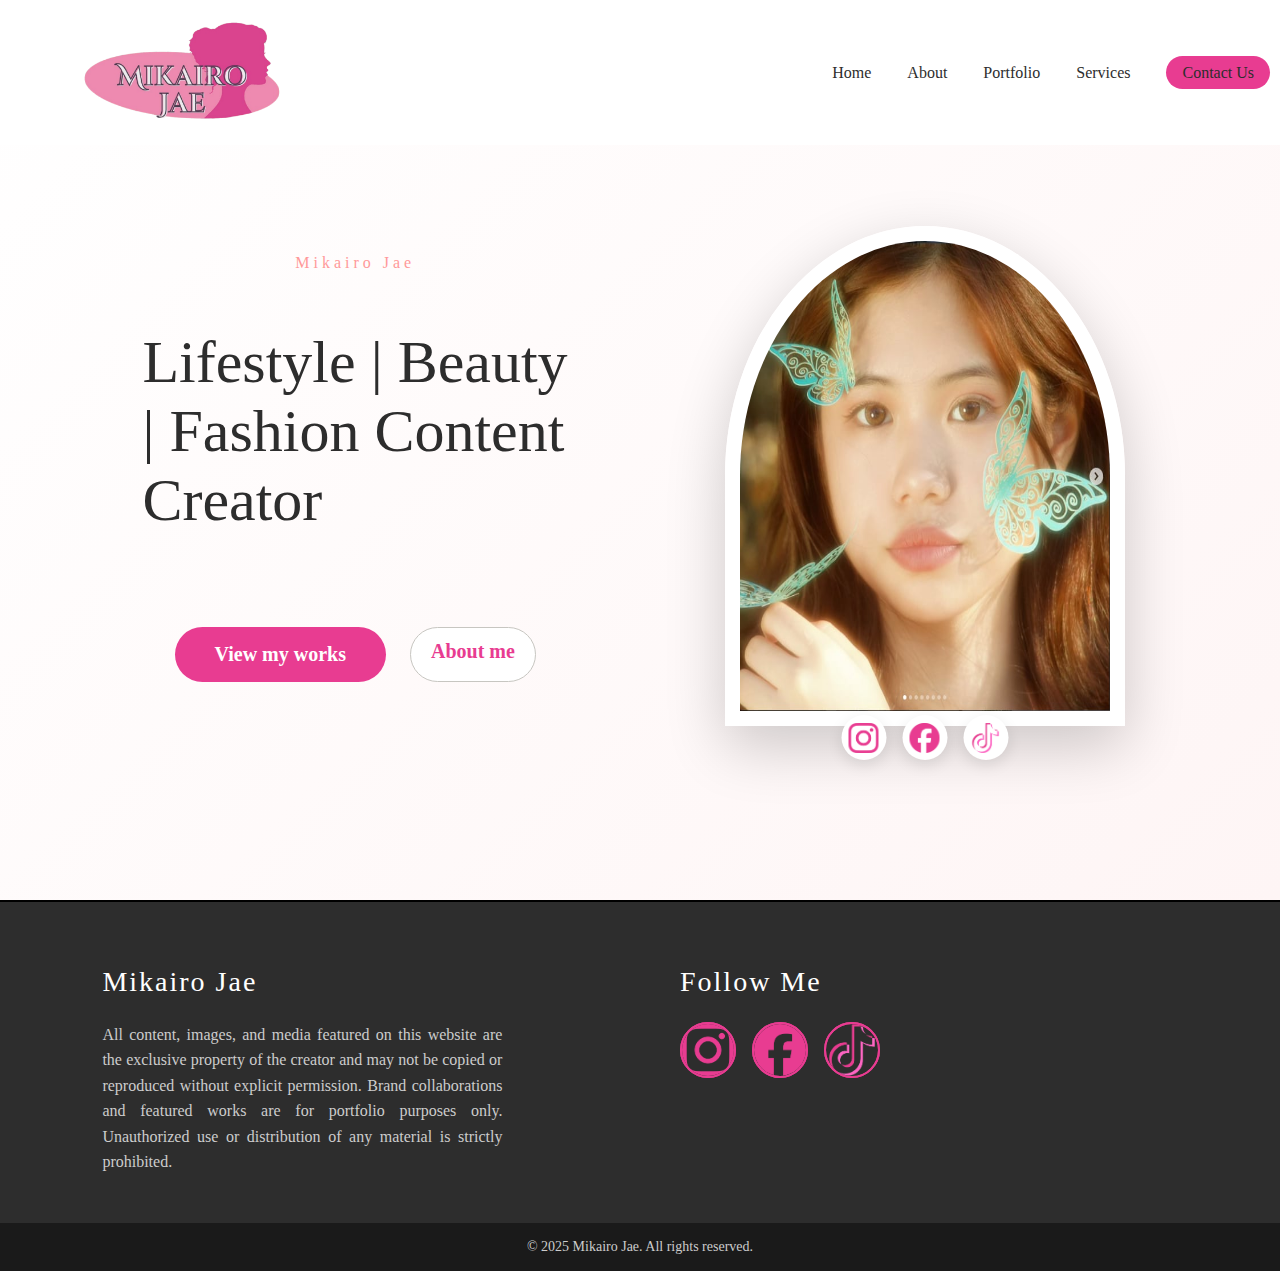
<file: index.html>
<!DOCTYPE html>
<html lang="en">
<head>
    <meta charset="UTF-8">
    <meta name="viewport" content="width=device-width, initial-scale=1.0">
    <title> Portfolio for Content Creator & Influencer</title>
    <link rel="stylesheet" href="index.css">
</head>
<body>
    <!-- Navigation -->
    <nav class="navbar">
        <div class="container">
            <a class="logo" href="index.html"> <img src="img/logo.png" class="logo"> </a>
            <ul class="nav-links">
                <li><a href="index.html">Home</a></li>
                <li><a href="about.html">About</a></li>
                <li><a href="portfolio.html">Portfolio </a></li>
                 <li><a href="services.html">Services</a></li>
                <li><a href="contact.html" class="contactbtn">Contact Us</a></li>
            </ul>
        </div>
    </nav>

    <!-- Section for Welcome and text below -->
    <section class="welcome">
        <div class="welcome-content">
            <h1>Mikairo Jae</h1>
            <h2>Lifestyle | Beauty | Fashion Content Creator </h2>
            
            <div class="welcome-buttons">
            <a class="btn1" href="portfolio.html">View my works</a>
            <a class="btn2" href="about.html">About me</a>
            </div>
        </div>
        <div class="welcome-image">
            <div>
                <img src="img/kaye.jpg" alt="Main Image" class="welcome-image-main">
                 <div class="social-links">
                <a href="https://www.instagram.com/lalalalahlup/" class="social-links-welcome" target="_blank">
                <img src="socmedicons/ig.png" alt="IG" class="social-links-icons">
                </a>
                <a href="https://www.facebook.com/ukiyobishass" class="social-links-welcome" target="_blank">
                <img src="socmedicons/fb.png" alt="FB" class="social-links-icons">
                </a>
                <a href="https://www.tiktok.com/@lakulayelahyerin?lang=en" class="social-links-welcome" target="_blank">
                <img src="socmedicons/tt.png" alt="TT" class="social-links-icons">
                </a>
        </div>

    </section>
    <hr></hr>

       <!-- Footer -->
    <footer class="footer">
            <div class="footer-container"> 
                <h1>Mikairo Jae</h1>
                <p>All content, images, and media featured on this website are the exclusive property of the creator and may not be copied or reproduced without explicit permission. Brand collaborations and featured works are for portfolio purposes only. Unauthorized use or distribution of any material is strictly prohibited.</p>
            </div>

            <div class="footer-container">
                <h1> Follow Me</h1>
                <div class="footer-socmed-grid">
                    <div class="footer-soc-card">
                    <a href="https://www.instagram.com/lalalalahlup/" class="footer-social-icon" target="_blank">
                    <img src="socmedicons/ig.png" alt="IG" class="footer-social-icon">
                    </a>
                    </div>
                    <div class="footer-soc-card">
                    <a href="https://www.facebook.com/ukiyobishass" class="footer-social-icon" target="_blank">
                    <img src="socmedicons/fb.png" alt="FB" class="footer-social-icon">
                    </a>
                    </div>
                    <div class="footer-soc-card">
                    <a href="https://www.tiktok.com/@lakulayelahyerin?lang=en" class="footer-social-icon" target="_blank">
                    <img src="socmedicons/tt.png" alt="TT" class="footer-social-icon">
                    </a>
                    </div>
                </div>
            </div>
    </footer>
    <div class="footer-bottom">
        <p>&copy; 2025 Mikairo Jae. All rights reserved.</p>
    </div>
</body>
</html>
</file>
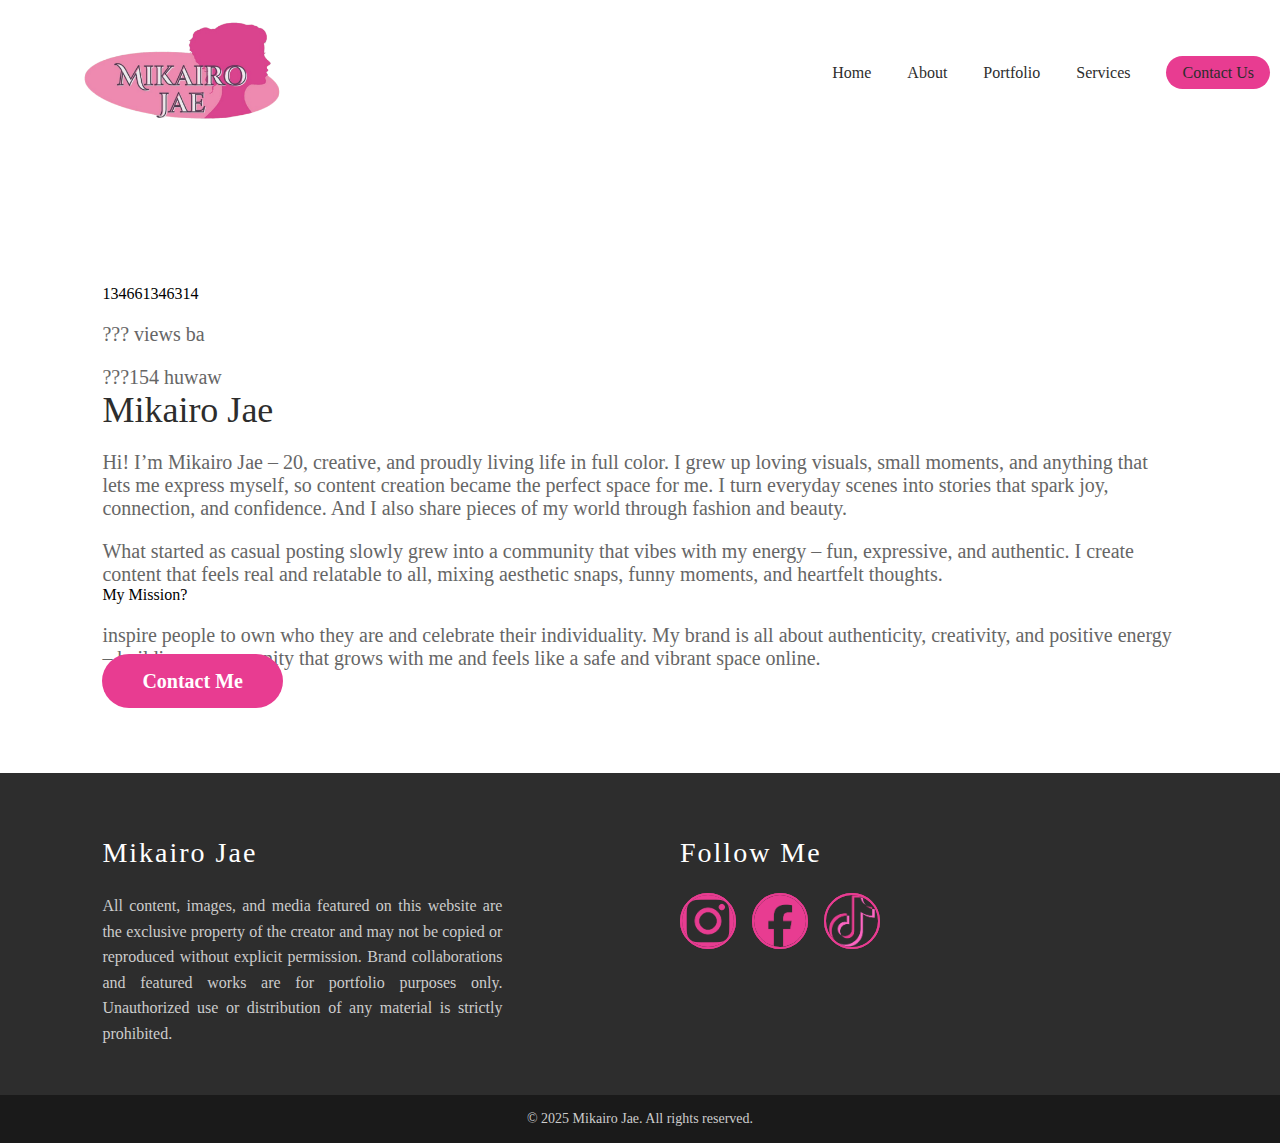
<file: about.html>
<!DOCTYPE html>
<html lang="en">
<head>
    <meta charset="UTF-8">
    <meta name="viewport" content="width=device-width, initial-scale=1.0">
    <title> Portfolio for Content Creator & Influencer</title>
    <link rel="stylesheet" href="influencer.css">
</head>
<body>
    <!-- Navigation -->
    <nav class="navbar">
        <div class="container">
            <a class="logo" href="index.html"> <img src="img/logo.png" class="logo"> </a>
            <ul class="nav-links">
               <li><a href="index.html">Home</a></li>
               <li><a href="about.html">About</a></li>
                <li><a href="portfolio.html">Portfolio </a></li>
                 <li><a href="services.html">Services</a></li>
                <li><a href="contact.html" class="contactbtn">Contact Us</a></li>
            </ul>
        </div>
    </nav>

    <!-- Section for portolio and text below -->
    <section class="about">
        <div class="about-cont">
            <h2>About the influencer</h2>
            <p>[enter about us, lorem ipsum]</p>
        </div>
    </section>
<!-- ABOUT NA KAGAY LANG NUNG EXAMPLE-->
 <section> 
    <div class="about-section">
        <div class="about-image">
            <div class="about-stats">
                <div class="about-stats-number">134661346314</div>
                <div class="section-subtitle">??? views ba</div>
                <div class="section-subtitle"> ???154 huwaw</div>
            </div>
        </div>
        <div class="about-content">
            <h2 class="section-title">Mikairo Jae</h2>
            <p class="section-subtitle">Hi! I’m Mikairo Jae – 20, creative, and proudly living life in full color.  
I grew up loving visuals, small moments, and anything that lets me express myself, so content creation became the perfect space for me. I turn everyday scenes into stories that spark joy, connection, and confidence. And I also share pieces of my world through fashion and beauty.</p>
            <p class="section-subtitle">What started as casual posting slowly grew into a community that vibes with my energy – fun, expressive, and authentic. I create content that feels real and relatable to all, mixing aesthetic snaps, funny moments, and heartfelt thoughts. </p>
            <p class="mission"> My Mission? </p>
            <p class="section-subtitle"> inspire people to own who they are and celebrate their individuality. My brand is all about authenticity, creativity, and positive energy – building a community that grows with me and feels like a safe and vibrant space online.</p>
                <a href="contact.html" class="btn1">Contact Me</a>
        </div>
    </div>


 </section>
       <!-- Footer -->
    <footer class="footer">
            <div class="footer-container"> 
                <h1>Mikairo Jae</h1>
                <p>All content, images, and media featured on this website are the exclusive property of the creator and may not be copied or reproduced without explicit permission. Brand collaborations and featured works are for portfolio purposes only. Unauthorized use or distribution of any material is strictly prohibited.</p>
            </div>

            <div class="footer-container">
                <h1> Follow Me</h1>
                <div class="footer-socmed-grid">
                    <div class="footer-soc-card">
                    <a href="https://www.instagram.com/lalalalahlup/" class="footer-social-icon" target="_blank">
                    <img src="socmedicons/ig.png" alt="IG" class="footer-social-icon">
                    </a>
                    </div>
                    <div class="footer-soc-card">
                    <a href="https://www.facebook.com/ukiyobishass" class="footer-social-icon" target="_blank">
                    <img src="socmedicons/fb.png" alt="FB" class="footer-social-icon">
                    </a>
                    </div>
                    <div class="footer-soc-card">
                    <a href="https://www.tiktok.com/@lakulayelahyerin?lang=en" class="footer-social-icon" target="_blank">
                    <img src="socmedicons/tt.png" alt="TT" class="footer-social-icon">
                    </a>
                    </div>
                </div>
            </div>
    </footer>
    <div class="footer-bottom">
        <p>&copy; 2025 Mikairo Jae. All rights reserved.</p>
    </div>
</body>
</html>
</file>
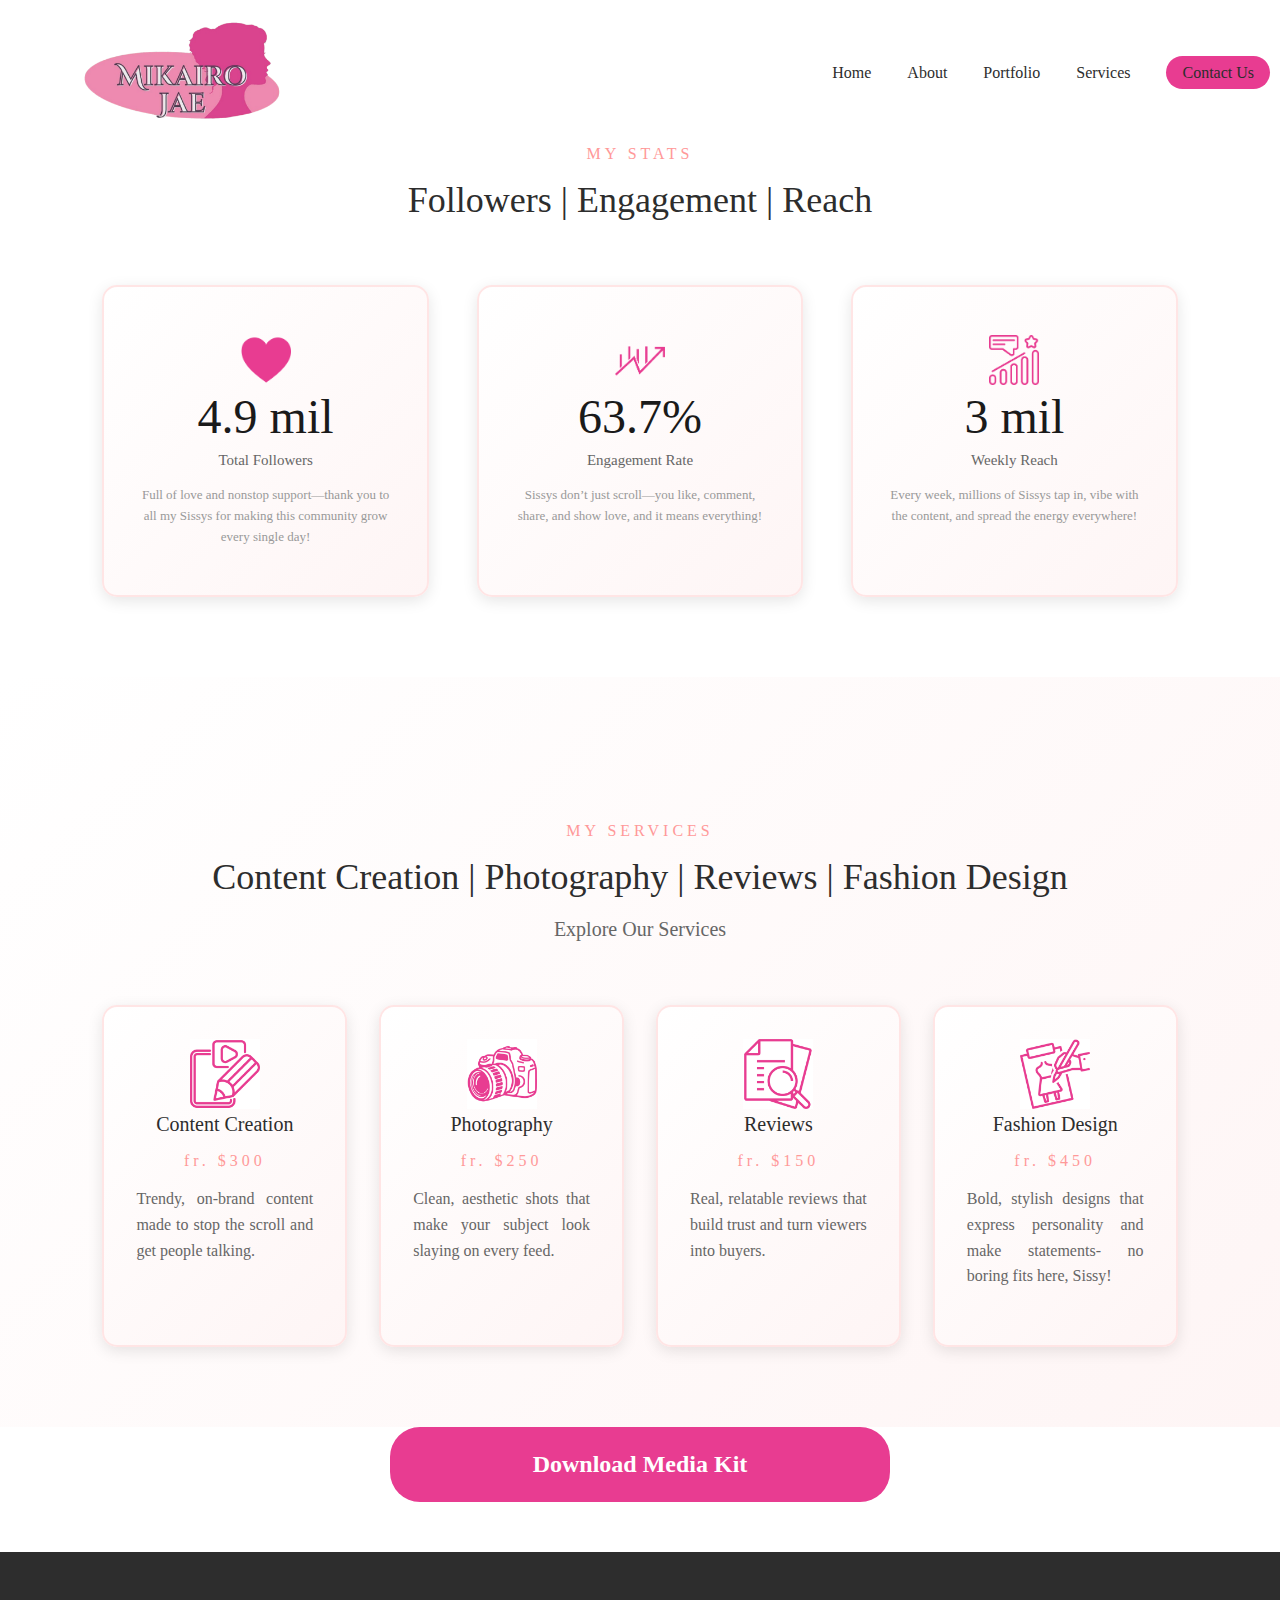
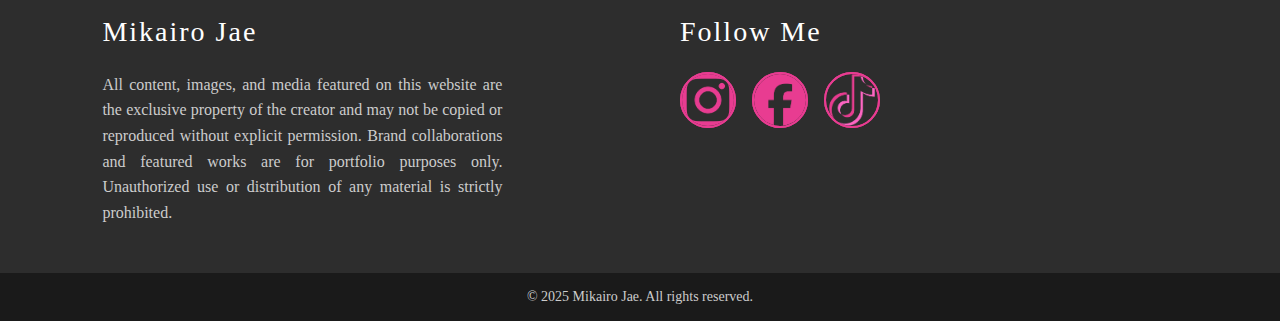
<file: services.html>
<!DOCTYPE html>
<html lang="en">
<head>
    <meta charset="UTF-8">
    <meta name="viewport" content="width=device-width, initial-scale="1.0">
    <title> Portfolio for Content Creator & Influencer</title>
    <link rel="stylesheet" href="influencer.css">
</head>
<body>
    <!-- Navigation -->
    <nav class="navbar">
        <div class="container">
             <a class="logo" href="index.html"> <img src="img/logo.png" class="logo"> </a>
            <ul class="nav-links">
                <li><a href="index.html">Home</a></li>
                <li><a href="about.html">About</a></li>
                <li><a href="portfolio.html">Portfolio </a></li>
                 <li><a href="services.html">Services</a></li>
                <li><a href="contact.html" class="contactbtn">Contact Us</a></li>
            </ul>
        </div>
    </nav>
    <!-- STATS??? for followers ba to? --> <!-- yes po-->
  <section class="stats-section">
        <div class="section-header">
            <div class="section-tag"> MY STATS</div>
                <h2 class="section-title"> Followers | Engagement | Reach</h2>
            </div>
        <div class="stats-grid">
            <div class="stats-card">
            <div><img src="img/flw.png" alt="flw" class="stat-icon"></div>
            <div class="stat-number">4.9 mil</div>
            <div class="stat-label"> Total Followers</div>
            <div class="stat-description"> Full of love and nonstop support—thank you to all my Sissys for making this community grow every single day!</div>
        </div>
            <div class="stats-card">
            <div><img src="img/eng.png" alt="eng" class="stat-icon"></div>
            <div class="stat-number">63.7% </div>
            <div class="stat-label"> Engagement Rate</div>
            <div class="stat-description"> Sissys don’t just scroll—you like, comment, share, and show love, and it means everything!</div>
            </div>
            <div class="stats-card">
            <div><img src="img/rea.png" alt="rea" class="stat-icon"></div>
            <div class="stat-number">3 mil</div>
            <div class="stat-label"> Weekly Reach</div>
            <div class="stat-description"> Every week, millions of Sissys tap in, vibe with the content, and spread the energy everywhere!</div>
            </div>
        </div>
    </section>
    <!-- may pa shop pa eh no ito na try natin-->
    <section class="service-section">
        <div class="section-header">
            <div class="section-tag"> MY SERVICES</div>
            <h2 class="section-title"> Content Creation | Photography | Reviews | Fashion Design</h2>
            <p class="section-subtitle"> Explore Our Services </p>
        </div>  
        <div class="service-grid">
         <div class="service-card">
            <div class="service-content">
                 <div><img src="img/content.png" alt="content" class="service-icon"></div>
                <h2 class="service-title">Content Creation</h2>
                <div class="section-tag">fr. $300</div>
            <p class="service-description">Trendy, on-brand content made to stop the scroll and get people talking.
</p>
         </div>
        </div> 
        <div class="service-card">
            <div class="service-content">
                <div><img src="img/photography.png" alt="content" class="service-icon"></div>
             <h2 class="service-title">Photography</h2>
                <div class="section-tag">fr. $250</div>
            <p class="service-description">Clean, aesthetic shots that make your subject look slaying on every feed.</p>
         </div>
        </div> 
        <div class="service-card">
            <div class="service-content">
                <div><img src="img/review.png" alt="content" class="service-icon"></div>
           <h2 class="service-title">Reviews</h2>
                <div class="section-tag">fr. $150</div>
            <p class="service-description">Real, relatable reviews that build trust and turn viewers into buyers.</p>
         </div>
        </div> 
        <div class="service-card">
            <div class="service-content">
                <div><img src="img/fashiondesign.png" alt="content" class="service-icon"></div>
           <h2 class="service-title">Fashion Design</h2>
                <div class="section-tag">fr. $450</div>
            <p class="service-description">Bold, stylish designs that express personality and make statements- no boring fits here, Sissy!</p>

         </div>
        </div> 
        
        </section>
        <div> <a href="mediakit.pdf" class="service-btn" target="_blank">Download Media Kit</a></div>
         




        <!-- Footer -->
    <footer class="footer">
            <div class="footer-container"> 
                <h1>Mikairo Jae</h1>
                <p>All content, images, and media featured on this website are the exclusive property of the creator and may not be copied or reproduced without explicit permission. Brand collaborations and featured works are for portfolio purposes only. Unauthorized use or distribution of any material is strictly prohibited. </p>
            </div>

            <div class="footer-container">
                <h1> Follow Me</h1>
                <div class="footer-socmed-grid">
                    <div class="footer-soc-card">
                    <a href="https://www.instagram.com/lalalalahlup/" class="footer-social-icon" target="_blank">
                    <img src="socmedicons/ig.png" alt="IG" class="footer-social-icon">
                    </a>
                    </div>
                    <div class="footer-soc-card">
                    <a href="https://www.facebook.com/ukiyobishass" class="footer-social-icon" target="_blank">
                    <img src="socmedicons/fb.png" alt="FB" class="footer-social-icon">
                    </a>
                    </div>
                    <div class="footer-soc-card">
                    <a href="https://www.tiktok.com/@lakulayelahyerin?lang=en" class="footer-social-icon" target="_blank">
                    <img src="socmedicons/tt.png" alt="TT" class="footer-social-icon">
                    </a>
                    </div>
                </div>
            </div>
    </footer>
    <div class="footer-bottom">
        <p>&copy; 2025 Mikairo Jae. All rights reserved.</p>
    </div>
</body>
</html>
</file>
<file: influencer.css>
* {
    margin: 0;
    padding: 0;
    box-sizing: border-box;
}
hr
{
    border: none;
    height: 1.5px;
    background-color: black;
}

body {
    font-family: 'Georgia', 'Times New Roman', sans-serif;
}

.navbar {
    position: fixed;
    float: right;
    width: 100%;
    background: white;
    color: white;
    padding: 20px 10px;
    z-index: 1;    
}

.navbar .container {
    display: flex; /* it arranges the items in navbar and container to adapt to different screens */
    justify-content: space-between; /* space between logo and nav links, makes it so the content within nav links will occupy the space that logo did not take starting from the left */
    align-items: center;
}

.logo {
    width: 200px;
    height: auto;
    margin-left: 36px;
}

.nav-links {
    display: flex; 
    list-style: none;
    gap: 36px;
    align-items: center;
}

.nav-links a {
    color: #2d2d2d;
    text-decoration: none;
    font-size: 16px;
    transition: color 0.3s;
    font-weight: 400;
}
.nav-links a:hover {
    color: #e83c91;
}
.contactbtn {
    background: #e83c91;
    color: white    ;
    padding: 8px 16px;
    border-radius: 25px;
    font-weight: bold;
    transition: ease 0.3s;
   
}

.contactbtn:hover {
    background: black;
    transform: scale(1.1);
    font-size: 18px;
}



/* welcome Section */
.welcome {
    display: grid;
    grid-template-columns: repeat(2, 1fr);
    min-height: 100vh;
    padding: 120px 8% 64px;
    align-items: center;
    gap: 64px;
    background: linear-gradient(135deg, #fff 0%, #fef5f5 100%);
    
}

.welcome-content h1 {
    font-size: 16px;
    font-weight: 400;
    margin-bottom: 16px;
    color:#ff9999;
    letter-spacing: 4px;
}

.welcome-content h2 {
    padding: 20px 40px;
    font-size:60px;
    color:#2d2d2d;
    margin-bottom: 32px;
    font-weight:400;
}
.welcome-content p {
    font-size: 24px;
    margin-bottom: 40px;
    color: #666;
    text-align: justify;

}
.welcome-content {
    display: flex;
    justify-content: center;
    align-items: center;
    gap: 20px;
    flex-wrap: wrap; /* allows wrapping only when needed on small screens */
}

/* for view my work button, kahit pala comment may autolagay */

.welcome-buttons {
display: flex;
gap:24px;
}

.btn1 {
    background: #e83c91;
    color: white;
    padding: 16px 40px;
    text-decoration: none;
    border-radius: 30px;
    font-weight: bold;
    font-size: 20px;
    margin-top: 20px;   
    margin-bottom: 20px;
    text-align: center;
    transition: all 0.3s;
}


/* for about me button */
.btn2 {

    border: #c7c6c1 1px solid;
    background: white;
    color: #e83c91;
    padding: 12px 20px;
    text-decoration: none;
    border-radius: 30px;
    font-weight: bold;
    font-size: 20px;
    margin-top: 20px;   
    margin-bottom: 20px;
    text-align: center;
    transition: all 0.3s;
}

.btn1:hover {
    background: black;
    transform: scale(1.05);
    font-size: 22px;
}

.btn2:hover {
    background: #e83c91;
    color: white;
    transform: scale(1.05);
    font-size: 22px;
}

.welcome-image {
    position: relative;
    display: flex;
    justify-content: center;
    align-items: center;
}
.welcome-image-main {
    width: 400px;
    height: 500px;
    background:linear-gradient(135deg, #ffcccc, #ff9999);
    border-radius: 50% 50% 0 0;
    box-shadow: 0 20px 60px rgba(0, 0, 0, 0.2);
    position: relative;
    border: 15px solid white;
}
.social-links {
    position: absolute;
    bottom: -30px;
    display: flex;
    gap: 16px;
    left: 50%;
    transform: translateX(-50%);
}
.social-links-welcome {
    width: 45px;
    height: 45px;
    border-radius: 50%;
    background: white;
    display: flex;
    align-items: center;
    justify-content: center;
    text-decoration: none;
    color:#2d2d2d;
    transition: all 0.3s;
    box-shadow: 0 5px 15px rgba(0, 0, 0, 0.1);
    font-size: 12px;
}
.social-links-icons {
    width: 30px;
    height: 30px;
    align-items:center;
}
.social-links-welcome:hover {
    background: white;
    transform: scale(1.1);
}

/* contacts section (SOCMED)*/
.team-grid {
    display: grid;
    grid-template-columns: repeat(4, 2fr);
    gap: 32px; 
    margin-top: 48px;
    max-width: 1100px;
    margin-left: auto;
    margin-right: auto; 
}


.team-brand-card:nth-child(1) {
    grid-column: 1;
    grid-row: 2;
}

.team-brand-card:nth-child(2) {
    grid-column: 2;
    grid-row: 2;
}

.team-brand-card:nth-child(4) {
    grid-column: 3;
    grid-row: 2;
}

.team-brand-card:nth-child(5) {
    grid-column: 4;
    grid-row: 2;
}
.team-brand-card {
    text-align: center;
    transition: transform 0.3s;
    position: relative;
}

.team-brand-card:hover {
    transform: translateY(-10px);
}

.team-main {
    grid-column: 2 / 4;
    grid-row: 1;
}

.team-brand-card:nth-child(1) {
    grid-column: 1;
    grid-row: 2;
}

.team-brand-card:nth-child(2) {
    grid-column: 2;
    grid-row: 2;
}

.team-brand-card:nth-child(4) {
    grid-column: 3;
    grid-row: 2;
}

.team-brand-card:nth-child(5) {
    grid-column: 4;
    grid-row: 2;
}

.team-brand-image {
    width: 100%;
    aspect-ratio: 1;
    background: linear-gradient(135deg, #ffcccc, #ff9999);
    border-radius: 15px;
    margin-bottom: 20px;
    border: 3px solid #ffe5e5;
    transition: all 0.3s;
    position: relative;
    overflow: hidden;
}

.team-brand-image-main {
    border: 4px solid #e83c91;
    box-shadow: 0 20px 60px rgba(255, 153, 153, 0.3);
}

.team-brand-card:hover .team-image {
    border-color:  #e83c91;
    box-shadow: 0 15px 40px rgba(255, 153, 153, 0.2);
}

.team-social {
    position: absolute;
    bottom: 0;
    left: 0;
    right: 0;
    background: rgba(255, 255, 255, 0.95);
    padding: 12px;
    display: flex;
    justify-content: center;
    gap: 12px;
    transform: translateY(100%);
    transition: transform 0.3s;
}

.team-brand-card:hover .team-social {
    transform: translateY(0);
}

.team-social-icon {
    width: 40px;
    height: 40px;
    border-radius: 50%;
    background: #fef5f5;
    border: 2px solid  #e83c91; 
    display: flex;
    align-items: center;
    justify-content: center;
    color: #1a1a1a;
    text-decoration: none;
    font-size: 11px;
    transition: all 0.3s;
}
.team-social-icon:hover {
    background:  #2d2d2d;
    color: white;
    transform: scale(1.1);
}

.team-brand-info {
    padding: 0 12px;
}
.team-brand-name {
    font-size: 20px;
    color: #2d2d2d;
    margin-bottom: 8px;
  font-weight: 400;
}
.team-brand-main .team-brand-name {
    font-size: 24px;
    color: #e83c91;
}
.team-brand-role {
 color: #666;
    font-size: 14px;
    letter-spacing: 1px;
}

.team-brand-main .team-brand-role {
    color:  #e83c91;
    font-weight: 500;
}
/* contact section (EMAIL)*/
.contact-email-section {
    background:#fef5f5;
    text-align:center;
}
.contact-email-form{
    max-width:700px;
    margin: 48px auto 0;
    background:white;
    padding: 64px;
    border-radius: 20px;
    border: 2px solid #ffe5e5; 
}
.contact-info{
    margin: 32px 0;
}

.contact-label{
    color: #e83c91;
    font-size:14px;
    letter-spacing: 2px;
    margin-bottom: 8px;
}
.contact-email{
    font-size:20px;
    color:#2d2d2d
}
.contact-email a{
    color:#2d2d2d;
    text-decoration:none;
    transition: color 0.3s;
}
.contact-email a:hover{
    color:#e83c91;
}
/* Section Styling (ito para same same lagi style 
 nagiging header and such pag new section na) */
section{
    padding: 80px 8%;
    max-width: 1400px;
    margin: 0 auto;
}

.section-header {
    text-align: center;
    margin-bottom: 64px;
}
.section-tag {
    font-size: 16px;
    font-weight: 400;
    color: #ff9999;
    letter-spacing: 4px;
    margin-bottom: 16px;
}
.section-title {
    font-size: 36px;
    color: #2d2d2d;
    font-weight: 400;
}

.section-subtitle {
    font-size: 20px;
    color: #666;
    margin-top: 20px;
    justify-content: center;
}
/* optional: force stacking on very small screens */
@media (max-width: 420px) {
    .welcome-content {
        flex-direction: column;
        gap: 12px;
    }
    .btn1, .btn2 {
        width: 100%;
        max-width: none;
    }
}

/* Portfolio Section Styling */
/* portfolio section ito yung like baba*/
.portfolio-grid {
    display: grid;
    grid-template-columns: repeat(3, 1fr);
    gap: 32px;
    margin-top: 48px;
}
.portfolio-cont {
    margin-top: 60px
}
.portfolio-card {
    background: white;
    border-radius: 15px;
    overflow: hidden;
    box-shadow: 0 4px 15px rgba(0, 0, 0, 0.1);
    border:2px solid #e83c91;
    transition: all 0.3s;
}
.portfolio-card:hover {
    transform: translateY(-10px);
    box-shadow: 0 8px 20px rgba(0, 0, 0, 0.2);
}
.portfolio-image {
    width: 100%;
    height: 200px;
    background: linear-gradient(135deg, #ffcccc 0%, #ff9999 100%);
}
.portfolio-content {
    padding: 24px;
    text-align: center;
}
.portfolio-category {
    font-size: 14px;
    color: #e83c91;
    margin-bottom: 8px;
    letter-spacing: 2px;
}
.portfolio-title {
    font-size: 20px;
    color: #2d2d2d;
    margin-bottom: 16px;
    font-weight: 500;
}
.portfolio-description {
    font-size: 16px;
    color: #666;
    margin-bottom: 16px;
    line-height: 1.6;
   text-align: justify;
}
/* portfolio part 2*/

.media-grid {
    display: grid;
    grid-template-columns: repeat(4, 1fr);
    gap: 32px;
    margin-top: 48px;
}
.media-card {
    max-height: 400px;
    background: white;
    border-radius: 15px;
    overflow: hidden;
    box-shadow: 0 4px 15px rgba(0, 0, 0, 0.1);
    border:2px solid #e83c91;
    transition: all 0.3s;
}
.media-card:hover {
    transform: translateY(-10px);
    box-shadow: 0 8px 20px rgba(0, 0, 0, 0.2);
}
.media-image {
    width: 100%;
    height: 275px;
    background: linear-gradient(135deg, #ffcccc 0%, #ff9999 100%);
}
.media-content {
    padding: 24px;
    text-align: center;
}
.media-category {
    font-size: 14px;
    color: #e83c91;
    margin-bottom: 8px;
    letter-spacing: 2px;
}
.media-title {
    font-size: 20px;
    color: #2d2d2d;
    margin-bottom: 16px;
    font-weight: 500;
}
.media-description {
    font-size: 16px;
    color: #666;
    margin-bottom: 16px;
    line-height: 1.6;
   text-align: justify;
}
/*portfolio part 3 Featured*/
.featured-grid {
    display: grid;
    grid-template-columns: repeat(3, 1fr);
    gap: 32px;
    margin-top: 48px;
}
.featured-cont {
    margin-top: 60px
}
.featured-card {
    background: white;
    border-radius: 15px;
    overflow: hidden;
    box-shadow: 0 4px 15px rgba(0, 0, 0, 0.1);
    border:2px solid #e83c91;
    transition: all 0.3s;
}
.featured-card:hover {
    transform: translateY(-10px);
    box-shadow: 0 8px 20px rgba(0, 0, 0, 0.2);
}
.featured-image {
    width: 100%;
    height: 200px;
    background: linear-gradient(135deg, #fff 0%, #ffe5e5 100%);
}
.featured-image:hover {
    background: #ff9999;
        box-shadow: 0 4px 15px rgba(0, 0, 0, 0.1);
}
.featured-content {
    padding: 24px;
    text-align: center;
}
.featured-category {
    font-size: 14px;
    color: #e83c91;
    margin-bottom: 8px;
    letter-spacing: 2px;
}
.featured-title {
    font-size: 20px;
    color: #2d2d2d;
    margin-bottom: 16px;
    font-weight: 500;
}
.featured-description {
    font-size: 16px;
    color: #666;
    margin-bottom: 16px;
    line-height: 1.6;
   text-align: justify;
}
/*brand section*/
.brand-grid {
    display: grid;
    grid-template-columns: repeat(3, 2fr);
    gap: 32px; 
    margin-top: 48px;
    max-width: 1100px;
    margin-left: auto;
    margin-right: auto; 
}
.brand-main {
    grid-column: 2;
    grid-row: 1;
}

.brand-card:hover {
    transform: translateY(-10px);
}

.brand-card:nth-child(1) {
    grid-column: 1;
    grid-row: 2;
}

.brand-card:nth-child(2) {
    grid-column: 2;
    grid-row: 2;
}

.brand-card:nth-child(4) {
    grid-column: 3;
    grid-row: 2;
}

.brand-card:nth-child(5) {
    grid-column: 4;
    grid-row: 2;
}

.brand-image {
    width: 100%;
    aspect-ratio: 1;
    background: linear-gradient(135deg, #ffcccc, #ff9999);
    border-radius: 15px;
    margin-bottom: 20px;
    border: 3px solid #ffe5e5;
    transition: all 0.3s;
    position: relative;
    overflow: hidden;
}

.brand-image-main {
    border: 4px solid #e83c91;
    box-shadow: 0 20px 60px rgba(255, 153, 153, 0.3);
}

.brand-card:hover .brand-image {
    border-color:  #e83c91;
    box-shadow: 0 15px 40px rgba(255, 153, 153, 0.2);
}

.brand-info {
    padding: 0 12px;
}
.brand-name {
    font-size: 20px;
    color: #2d2d2d;
    margin-bottom: 8px;
  font-weight: 400;
}
.brand-main .brand-name {
    font-size: 24px;
    color: #e83c91;
}
.brand-role {
 color: #666;
    font-size: 14px;
    letter-spacing: 1px;
}

.brand-main .brand-role {
    color:  #e83c91;
    font-weight: 500;
}

/*services section*/
.service-section {
    background: linear-gradient(135deg, #fff 0%, #fef5f5 100%);
    padding: 80px 8%;
    text-align: center;
}
.service-grid {
    display: grid;
    grid-template-columns: repeat(4, 1fr);
    gap: 32px;
    margin-top: 48px;
}
.service-card {
    background: linear-gradient(135deg, #fff 0%, #fef5f5 100%);
    border-radius: 15px;
    overflow: hidden;
    box-shadow: 0 4px 15px rgba(0, 0, 0, 0.1);
    border:2px solid #ffe5e5;
    transition: all 0.3s;
}
.service-card:hover {
    transform: translateY(-10px);
    box-shadow: 0 8px 20px rgba(0, 0, 0, 0.2);
}
.service-icon {
    width: 70px;
    height: 70px;
    align-items:center;
}
.service-content {
    padding: 32px;
    text-align: center;
}
.service-title {
    font-size: 20px;
    color: #2d2d2d;
    margin-bottom: 16px;
    font-weight: 500;
}
.service-tag {
    position: absolute;
    top: 16px;
    left: 16px;
    background: #e83c91;
    color: white;
    padding: 8px 12px;
    border-radius: 15px;
    font-size: 14px;
    letter-spacing: 2px;
}
.service-description {
    font-size: 16px;
    color: #666;
    margin-bottom: 24px;
    text-align: justify;
    justify-content: center;
    line-height: 1.6;
}
.service-btn{
    display: flex;  
    background: #e83c91;
    color: white;
    padding: 24px 24px;
    text-decoration: none;
    border-radius: 30px;
    font-weight: bold;
    font-size: 24px;
    transition: all 0.3s;
    text-align: center;
    justify-content:center;
  max-width: 500px;
    margin: auto;
    margin-bottom: 50px;
}
.service-btn:hover {
    background: black;
    transform: scale(1.1);
    font-size: 30px;
}
/*ito yung nasa taas*/
.portfolio {
    background: linear-gradient(135deg, #fff 0%, #fef5f5 100%); /* linear gradient is used for the smooth transition of colors, degree is the direction with the current angle set to 135degrees close to the bottom but not in the very bottom */
    color: #333;
    padding: 120px 20px;
    text-align: center;
}

.portfolio-cont h2 {
    font-size: 40px;
    margin-bottom: 25px;
}

.portfolio-cont p {
    font-size: 20px;
    margin-bottom: 25px;
}
/*STATS SECTION*/
.stats-section {
    background: white;
    padding: 80px 8%;
    text-align: center;
}
.stats-grid {
    display: grid;
    grid-template-columns: repeat(3, 1fr);
    gap:48px;
}
.stats-card {
    background: linear-gradient(135deg, #fff 0%, #fef5f5 100%);
    padding: 48px 32px;
    border-radius: 15px;
    text-align: center;
    border: 2px solid #ffe5e5;
    transition: all 0.3s;   
    box-shadow: 0 4px 15px rgba(0, 0, 0, 0.1);
}
.stats-card:hover {
    transform: translateY(-10px);
    box-shadow: 0 8px 20px rgba(0, 0, 0, 0.2);
}
.stat-icon {
    width: 50px;
    height: 50px;
    align-items:center;
}
.stat-number{
    font-size: 48px;
    font-weight: 300;
    color: #1a1a1a;
    display: block;
    margin-bottom: 8px;
}
.stat-label {
    color:#666;
    font-size: 15px;
}
.stat-description {
    color: #999;
    font-size: 13px;
    margin-top: 16px;
    line-height: 1.6;
}


/*For contact me*/

.section-header {
    margin-top: 65px;
}

/* Footer */
.footer{
    background: #2d2d2d;
    color:white;
    padding: 64px 8% 48px;
    display: grid;
    grid-template-columns: 1fr 1fr;
    gap: 80px;
    align-items: start;
}
.footer-container h1 {
   font-size: 28px;
   font-weight: 300;
    letter-spacing: 2px;
    margin-bottom:24px;
}
.footer-container p {
    max-width:400px;
    font-size: 16px;
    line-height: 1.6;
    color: #ccc;
    text-align: justify;
}

.footer-socmed-grid{
    display:grid;
    grid-template-columns: repeat(4, 1fr);
    gap: 16px;
    max-width:200px;
}
.footer-social-icon
{
    width: 56px;
    height: 56px;
    border-radius: 50%;
    border: 2px solid #e83c91;
    display: flex;
    align-items: center;
    justify-content: center;
    color:white;
    transition: all 0.3s;
}
.footer-soc-card:hover .footer-social-icon{
    transform: scale(1.1);
    background: #fef5f5;
}

.footer-bottom{
    background: #1a1a1a;
    color: #ccc;
    text-align: center;
    padding: 16px 8%;
    font-size: 14px;
}
.social-links {
    display: flex;
    gap: 22px;
}

.social-links a {
    color: #667eea;
    text-decoration: none;
    transition: color 0.3s;
}

.social-links a:hover {
    color: white;
}




.welcome-content {
    display: flex;
    justify-content: center;
    align-items: center;
    gap: 20px;
    flex-wrap: wrap; /* allows wrapping only when needed on small screens */
}

/* Tablet Responsive */
@media (max-width: 1024px) {
    .team-grid {
        grid-template-columns: repeat(2, 1fr);
        gap: 24px;
    }

    .team-main {
        grid-column: 1 / 3;
        grid-row: 1;
    }

    .team-brand-card:nth-child(1) {
        grid-column: 1;
        grid-row: 2;
    }

    .team-brand-card:nth-child(2) {
        grid-column: 2;
        grid-row: 2;
    }

    .team-brand-card:nth-child(4) {
        grid-column: 1;
        grid-row: 3;
    }

    .team-brand-card:nth-child(5) {
        grid-column: 2;
        grid-row: 3;
    }

    .contact-email-form {
        padding: 48px;
    }

    .footer {
        grid-template-columns: 1fr;
        gap: 48px;
    }

    .footer-socmed-grid {
        margin: 0 auto;
    }
}

/* Mobile Responsive */
@media (max-width: 768px) {
    .navbar {
        padding: 10px 5px;
    }

    .navbar .container {
        padding: 0 10px;
        flex-wrap: wrap;
    }

    .logo {
        width: 120px;
    }

    .nav-links {
        flex-direction: row;
        width: 100%;
        gap: 8px;
        padding: 10px 0;
        justify-content: center;
        flex-wrap: wrap;
    }

    .nav-links a {
        font-size: 13px;
        padding: 4px 8px;
    }

    .contactbtn {
        padding: 6px 12px;
        font-size: 13px;
    }

    section {
        padding: 48px 5%;
    }

    .section-title {
        font-size: 28px;
    }

    .section-subtitle {
        font-size: 16px;
    }

    .team-grid {
        grid-template-columns: 1fr;
        gap: 32px;
        padding: 0 20px;
    }

    .team-main {
        grid-column: 1;
        grid-row: 1;
    }

    .team-brand-card:nth-child(1),
    .team-brand-card:nth-child(2),
    .team-brand-card:nth-child(4),
    .team-brand-card:nth-child(5) {
        grid-column: 1;
        grid-row: auto;
    }

    .team-brand-image {
        max-width: 300px;
        margin: 0 auto 20px;
    }

    .team-brand-name {
        font-size: 18px;
    }

    .team-brand-role {
        font-size: 13px;
    }

    .contact-email-form {
        padding: 32px 24px;
    }

    .contact-label {
        font-size: 12px;
    }

    .contact-email {
        font-size: 16px;
    }

    .btn1 {
        width: 100%;
        padding: 14px 32px;
        font-size: 18px;
    }

    .footer {
        padding: 48px 20px 32px;
    }

    .footer-container h1 {
        font-size: 24px;
    }

    .footer-container p {
        font-size: 14px;
    }

    .footer-socmed-grid {
        grid-template-columns: repeat(3, 1fr);
    }

    .footer-social-icon {
        width: 48px;
        height: 48px;
    }

    .footer-bottom {
        font-size: 12px;
        padding: 12px 20px;
    }
}

/* Small Mobile */
@media (max-width: 480px) {
    .section-title {
        font-size: 24px;
    }

    .section-subtitle {
        font-size: 14px;
    }

    .team-brand-image {
        max-width: 250px;
    }

    .team-social-icon {
        width: 35px;
        height: 35px;
    }

    .contact-email-form {
        padding: 24px 16px;
    }

    .contact-email {
        font-size: 14px;
    }

    .btn1 {
        font-size: 16px;
        padding: 12px 24px;
    }

    .footer-socmed-grid {
        grid-template-columns: repeat(3, 1fr);
        max-width: 200px;
    }
}
</file>
<file: index.css>
/* Reset and Base Styles */
* {
    margin: 0;
    padding: 0;
    box-sizing: border-box;
}

hr {
    border: none;
    height: 1.5px;
    background-color: black;
}

body {
    font-family: 'Georgia', 'Times New Roman', sans-serif;
}

/* Navbar */
.navbar {
    position: fixed;
    float: right;
    width: 100%;
    background: white;
    color: white;
    padding: 20px 10px;
    z-index: 1;    
}

.navbar .container {
    display: flex;
    justify-content: space-between;
    align-items: center;
}

.logo {
    width: 200px;
    height: auto;
    margin-left: 36px;
}

.nav-links {
    display: flex; 
    list-style: none;
    gap: 36px;
    align-items: center;
}

.nav-links a {
    color: #2d2d2d;
    text-decoration: none;
    font-size: 16px;
    transition: color 0.3s;
    font-weight: 400;
}

.nav-links a:hover {
    color: #e83c91;
}

.contactbtn {
    background: #e83c91;
    color: white;
    padding: 8px 16px;
    border-radius: 25px;
    font-weight: bold;
    transition: ease 0.3s;
}

.contactbtn:hover {
    background: black;
    transform: scale(1.1);
    font-size: 18px;
}

/* Welcome Section */
.welcome {
    display: grid;
    grid-template-columns: repeat(2, 1fr);
    min-height: 100vh;
    padding: 120px 8% 64px;
    align-items: center;
    gap: 64px;
    background: linear-gradient(135deg, #fff 0%, #fef5f5 100%);
}

.welcome-content {
    display: flex;
    justify-content: center;
    align-items: center;
    gap: 20px;
    flex-wrap: wrap;
}

.welcome-content h1 {
    font-size: 16px;
    font-weight: 400;
    margin-bottom: 16px;
    color: #ff9999;
    letter-spacing: 4px;
}

.welcome-content h2 {
    padding: 20px 40px;
    font-size: 60px;
    color: #2d2d2d;
    margin-bottom: 32px;
    font-weight: 400;
}

.welcome-buttons {
    display: flex;
    gap: 24px;
}

.btn1 {
    background: #e83c91;
    color: white;
    padding: 16px 40px;
    text-decoration: none;
    border-radius: 30px;
    font-weight: bold;
    font-size: 20px;
    margin-top: 20px;   
    margin-bottom: 20px;
    text-align: center;
    transition: all 0.3s;
}

.btn2 {
    border: #c7c6c1 1px solid;
    background: white;
    color: #e83c91;
    padding: 12px 20px;
    text-decoration: none;
    border-radius: 30px;
    font-weight: bold;
    font-size: 20px;
    margin-top: 20px;   
    margin-bottom: 20px;
    text-align: center;
    transition: all 0.3s;
}

.btn1:hover {
    background: black;
    transform: scale(1.05);
    font-size: 22px;
}

.btn2:hover {
    background: #e83c91;
    color: white;
    transform: scale(1.05);
    font-size: 22px;
}

.welcome-image {
    position: relative;
    display: flex;
    justify-content: center;
    align-items: center;
}

.welcome-image-main {
    width: 400px;
    height: 500px;
    background: linear-gradient(135deg, #ffcccc, #ff9999);
    border-radius: 50% 50% 0 0;
    box-shadow: 0 20px 60px rgba(0, 0, 0, 0.2);
    position: relative;
    border: 15px solid white;
}

.social-links {
    position: absolute;
    bottom: -30px;
    display: flex;
    gap: 16px;
    left: 50%;
    transform: translateX(-50%);
}

.social-links-welcome {
    width: 45px;
    height: 45px;
    border-radius: 50%;
    background: white;
    display: flex;
    align-items: center;
    justify-content: center;
    text-decoration: none;
    color: #2d2d2d;
    transition: all 0.3s;
    box-shadow: 0 5px 15px rgba(0, 0, 0, 0.1);
    font-size: 12px;
}

.social-links-icons {
    width: 30px;
    height: 30px;
    align-items: center;
}

.social-links-welcome:hover {
    background: white;
    transform: scale(1.1);
}

/* Footer */
.footer {
    background: #2d2d2d;
    color: white;
    padding: 64px 8% 48px;
    display: grid;
    grid-template-columns: 1fr 1fr;
    gap: 80px;
    align-items: start;
}

.footer-container h1 {
    font-size: 28px;
    font-weight: 300;
    letter-spacing: 2px;
    margin-bottom: 24px;
}

.footer-container p {
    max-width: 400px;
    font-size: 16px;
    line-height: 1.6;
    color: #ccc;
    text-align: justify;
}

.footer-socmed-grid {
    display: grid;
    grid-template-columns: repeat(4, 1fr);
    gap: 16px;
    max-width: 200px;
}

.footer-social-icon {
    width: 56px;
    height: 56px;
    border-radius: 50%;
    border: 2px solid #e83c91;
    display: flex;
    align-items: center;
    justify-content: center;
    color: white;
    transition: all 0.3s;
}

.footer-soc-card:hover .footer-social-icon {
    transform: scale(1.1);
    background: #fef5f5;
}

.footer-bottom {
    background: #1a1a1a;
    color: #ccc;
    text-align: center;
    padding: 16px 8%;
    font-size: 14px;
}

/* Tablet Responsive */
@media (max-width: 1024px) {
    .welcome {
        grid-template-columns: 1fr;
        padding: 96px 5% 48px;
        text-align: center;
        gap: 48px;
    }

    .welcome-content h2 {
        font-size: 48px;
    }

    .welcome-image-main {
        width: 350px;
        height: 450px;
    }

    .welcome-buttons {
        justify-content: center;
    }

    .footer {
        grid-template-columns: 1fr;
        gap: 48px;
    }

    .footer-socmed-grid {
        margin: 0 auto;
    }
}

/* Mobile Responsive */
@media (max-width: 768px) {
    .navbar {
        padding: 10px 5px;
    }

    .navbar .container {
        padding: 0 10px;
        flex-wrap: wrap;
    }

    .logo {
        width: 120px;
    }

    .nav-links {
        flex-direction: row;
        width: 100%;
        gap: 8px;
        padding: 10px 0;
        justify-content: center;
        flex-wrap: wrap;
    }

    .nav-links a {
        font-size: 13px;
        padding: 4px 8px;
    }

    .contactbtn {
        padding: 6px 12px;
        font-size: 13px;
    }

    .welcome {
        padding: 96px 20px 48px;
        gap: 32px;
    }

    .welcome-content h1 {
        font-size: 14px;
    }

    .welcome-content h2 {
        font-size: 32px;
    }

    .welcome-buttons {
        flex-direction: column;
        gap: 16px;
        width: 100%;
    }

    .btn1, .btn2 {
        width: 100%;
        padding: 14px 32px;
        font-size: 18px;
    }

    .welcome-image-main {
        width: 280px;
        height: 380px;
        border: 10px solid white;
    }

    .social-links {
        bottom: -25px;
        gap: 12px;
    }

    .social-links-welcome {
        width: 40px;
        height: 40px;
    }

    .social-links-icons {
        width: 25px;
        height: 25px;
    }

    .footer {
        padding: 48px 20px 32px;
    }

    .footer-container h1 {
        font-size: 24px;
    }

    .footer-container p {
        font-size: 14px;
    }

    .footer-socmed-grid {
        grid-template-columns: repeat(3, 1fr);
    }

    .footer-social-icon {
        width: 48px;
        height: 48px;
    }

    .footer-bottom {
        font-size: 12px;
        padding: 12px 20px;
    }
}

/* Small Mobile */
@media (max-width: 480px) {
    .welcome-content h2 {
        font-size: 28px;
    }

    .welcome-image-main {
        width: 240px;
        height: 320px;
    }

    .btn1, .btn2 {
        font-size: 16px;
        padding: 12px 24px;
    }

    .footer-socmed-grid {
        grid-template-columns: repeat(3, 1fr);
        max-width: 200px;
    }
}
</file>
